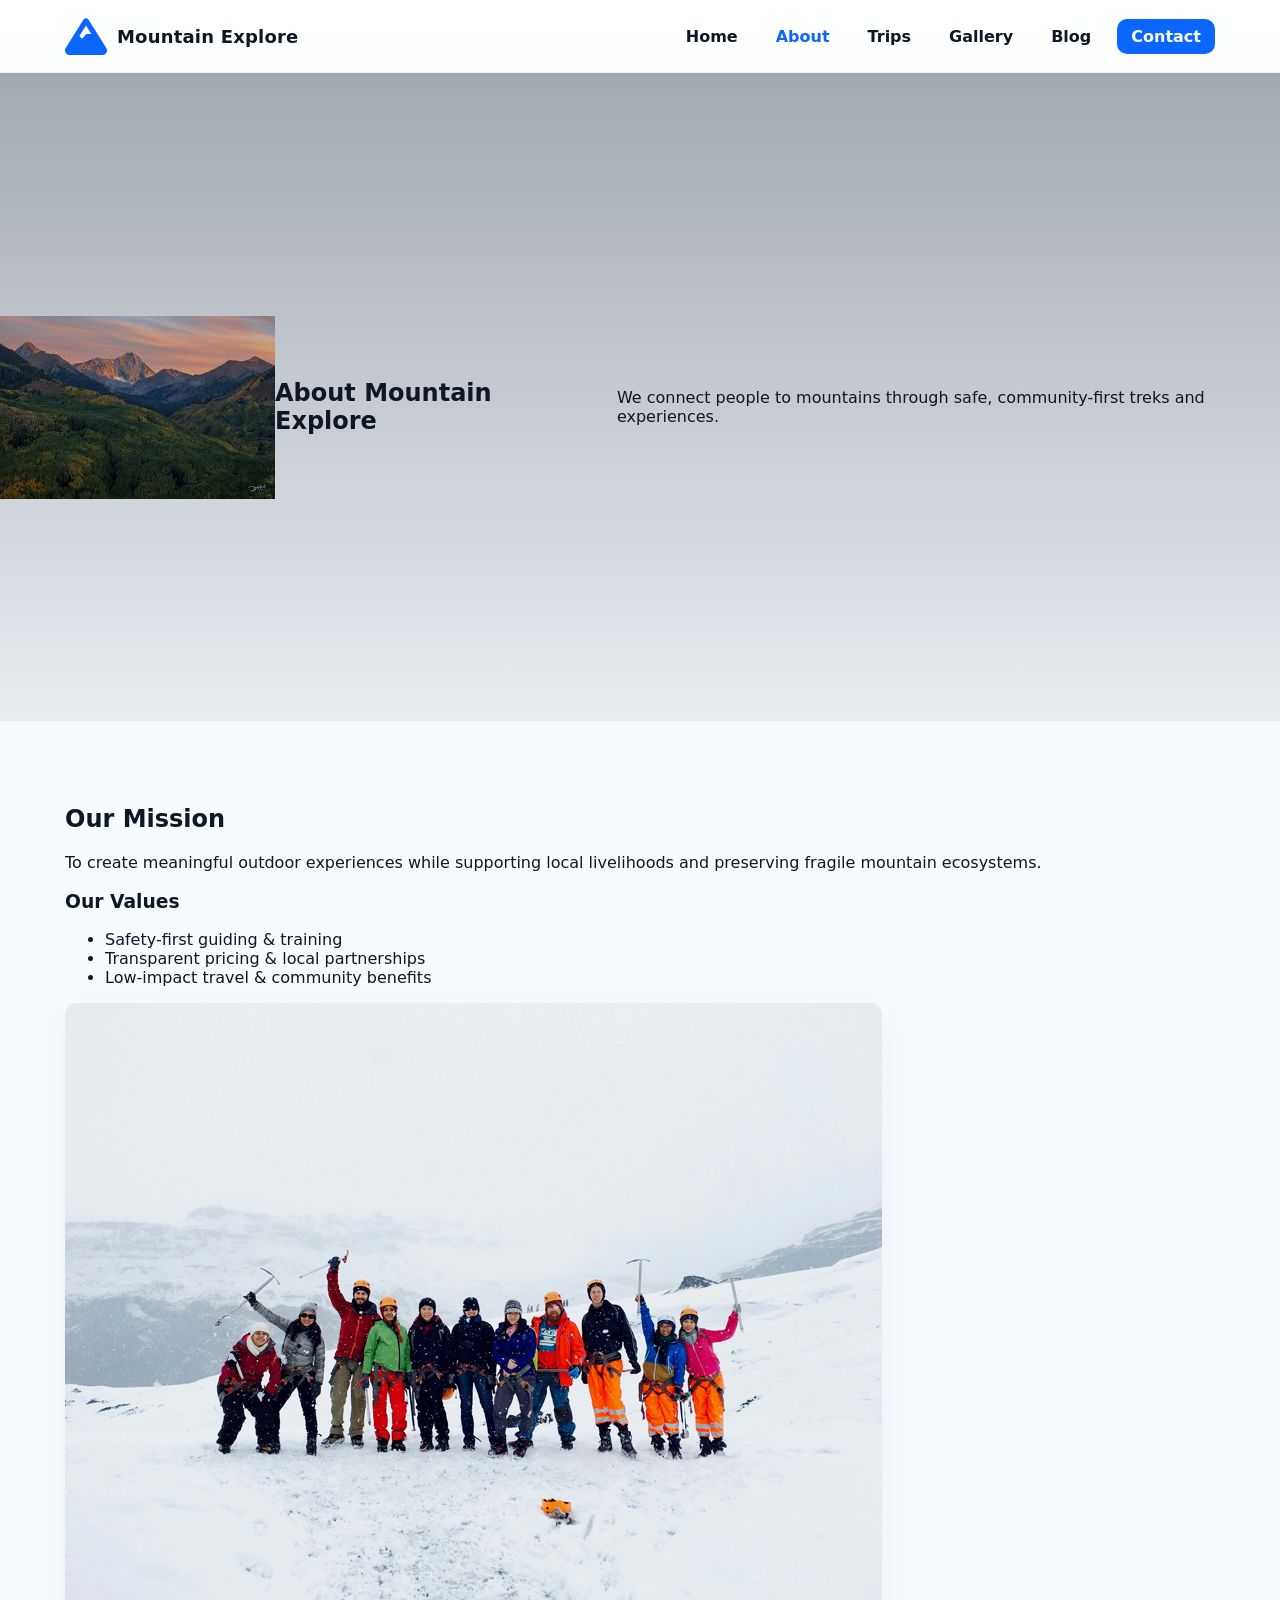
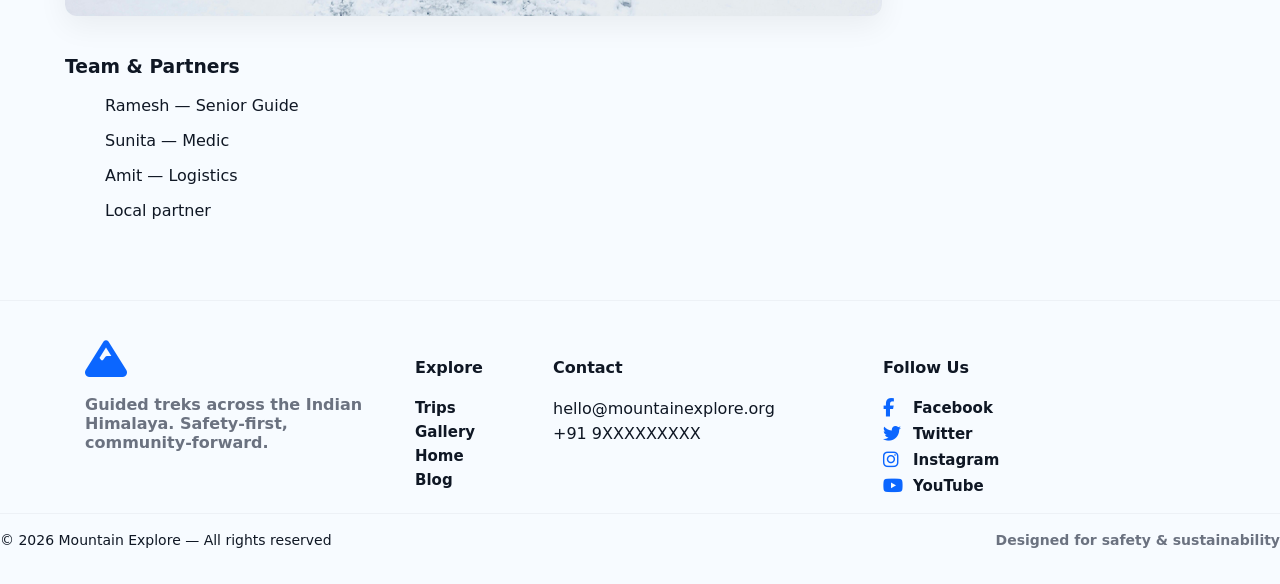
<file: about.html>
<!doctype html>
<html lang="en">
<head>
  <meta charset="utf-8" />
  <meta name="viewport" content="width=device-width,initial-scale=1" />
  <title>About — Mountain Explore</title>
  <link rel="stylesheet" href="https://cdnjs.cloudflare.com/ajax/libs/font-awesome/6.5.0/css/all.min.css">
  <link rel="stylesheet" href="style.css" />
  <script defer src="script.js"></script>
</head>
<body>
  <!-- Header (same structure as index) -->
  <header class="site-header">
    <div class="container header-row">
      <a class="brand" href="index.html" aria-label="Mountain Explore home">
        <i class="fas fa-mountain logo-footer"></i>
        <span class="brand-title">Mountain Explore</span>
      </a>
      <nav class="nav" aria-label="Primary">
        <a href="index.html" class="nav-link">Home</a>
        <a href="about.html" class="nav-link active">About</a>
        <a href="trips.html" class="nav-link">Trips</a>
        <a href="gallery.html" class="nav-link">Gallery</a>
        <a href="blog.html" class="nav-link">Blog</a>
        <a href="contact.html" class="nav-link cta">Contact</a>
      </nav>
      <button class="hamburger" aria-expanded="false" aria-label="Open menu">
        <span></span><span></span><span></span>
      </button>
    </div>
  </header>

  <div class="mobile-menu" aria-hidden="true">
    <a href="index.html">Home</a>
    <a href="about.html">About</a>
    <a href="trips.html">Trips</a>
    <a href="gallery.html">Gallery</a>
    <a href="contact.html" class="mobile-cta">Contact</a>
  </div>

  <main>
    <section class="hero small-hero">
      <img src="images/hero.png" alt="Guides and trekkers" />
      <div class="hero-gradient"></div>
      <div class="hero-content container">
        <h1>About Mountain Explore</h1>
        <p class="lead">We connect people to mountains through safe, community-first treks and experiences.</p>
      </div>
    </section>

    <section class="section container">
      <div class="two-col">
        <div>
          <h2>Our Mission</h2>
          <p>To create meaningful outdoor experiences while supporting local livelihoods and preserving fragile mountain ecosystems.</p>
          <h3>Our Values</h3>
          <ul>
            <li>Safety-first guiding & training</li>
            <li>Transparent pricing & local partnerships</li>
            <li>Low-impact travel & community benefits</li>
          </ul>
        </div>
        <div>
          <img src="images/team2.png" alt="Guide teaching map skills" class="shadow-img">
        </div>
      </div>

      <h3 style="margin-top:36px;">Team & Partners</h3>
      <div class="team-grid">
        <figure><figcaption>Ramesh — Senior Guide</figcaption></figure>
        <figure><figcaption>Sunita — Medic</figcaption></figure>
        <figure><figcaption>Amit — Logistics</figcaption></figure>
        <figure><figcaption>Local partner</figcaption></figure>
      </div>
    </section>
  </main>

  <!-- Footer -->
  <footer class="site-footer">
    <div class="container footer-grid">
      <div>
        <i class="fas fa-mountain logo-footer"></i>
        <p class="muted">Guided treks across the Indian Himalaya. Safety-first, community-forward.</p>
      </div>
      <div class="footer-links">
        <h4>Explore</h4>
        <a href="trips.html" class="social-item">Trips</a>
        <a href="gallery.html" class="social-item">Gallery</a>
        <a href="index.html" class="social-item">Home</a>
        <a href="blog.html" class="social-item">Blog</a>
      </div>
      <div class="footer-contact">
        <h4>Contact</h4>
        <p>hello@mountainexplore.org</p>
        <p>+91 9XXXXXXXXX</p>
      </div>
      <div class="footer-news">
        <h4>Follow Us</h4>
        <div class="socials">
          <a href="#" class="social-item"><i class="fab fa-facebook-f"></i> Facebook</a>
          <a href="#" class="social-item"><i class="fab fa-twitter"></i> Twitter</a>
          <a href="#" class="social-item"><i class="fab fa-instagram"></i> Instagram</a>
          <a href="#" class="social-item"><i class="fab fa-youtube"></i> YouTube</a>
        </div>
      </div>
    </div>
    <div class="footer-bottom">
      <div>© <span id="currentYear2"></span> Mountain Explore — All rights reserved</div>
      <div class="muted">Designed for safety & sustainability</div>
    </div>
  </footer>
</body>
</html>
</file>
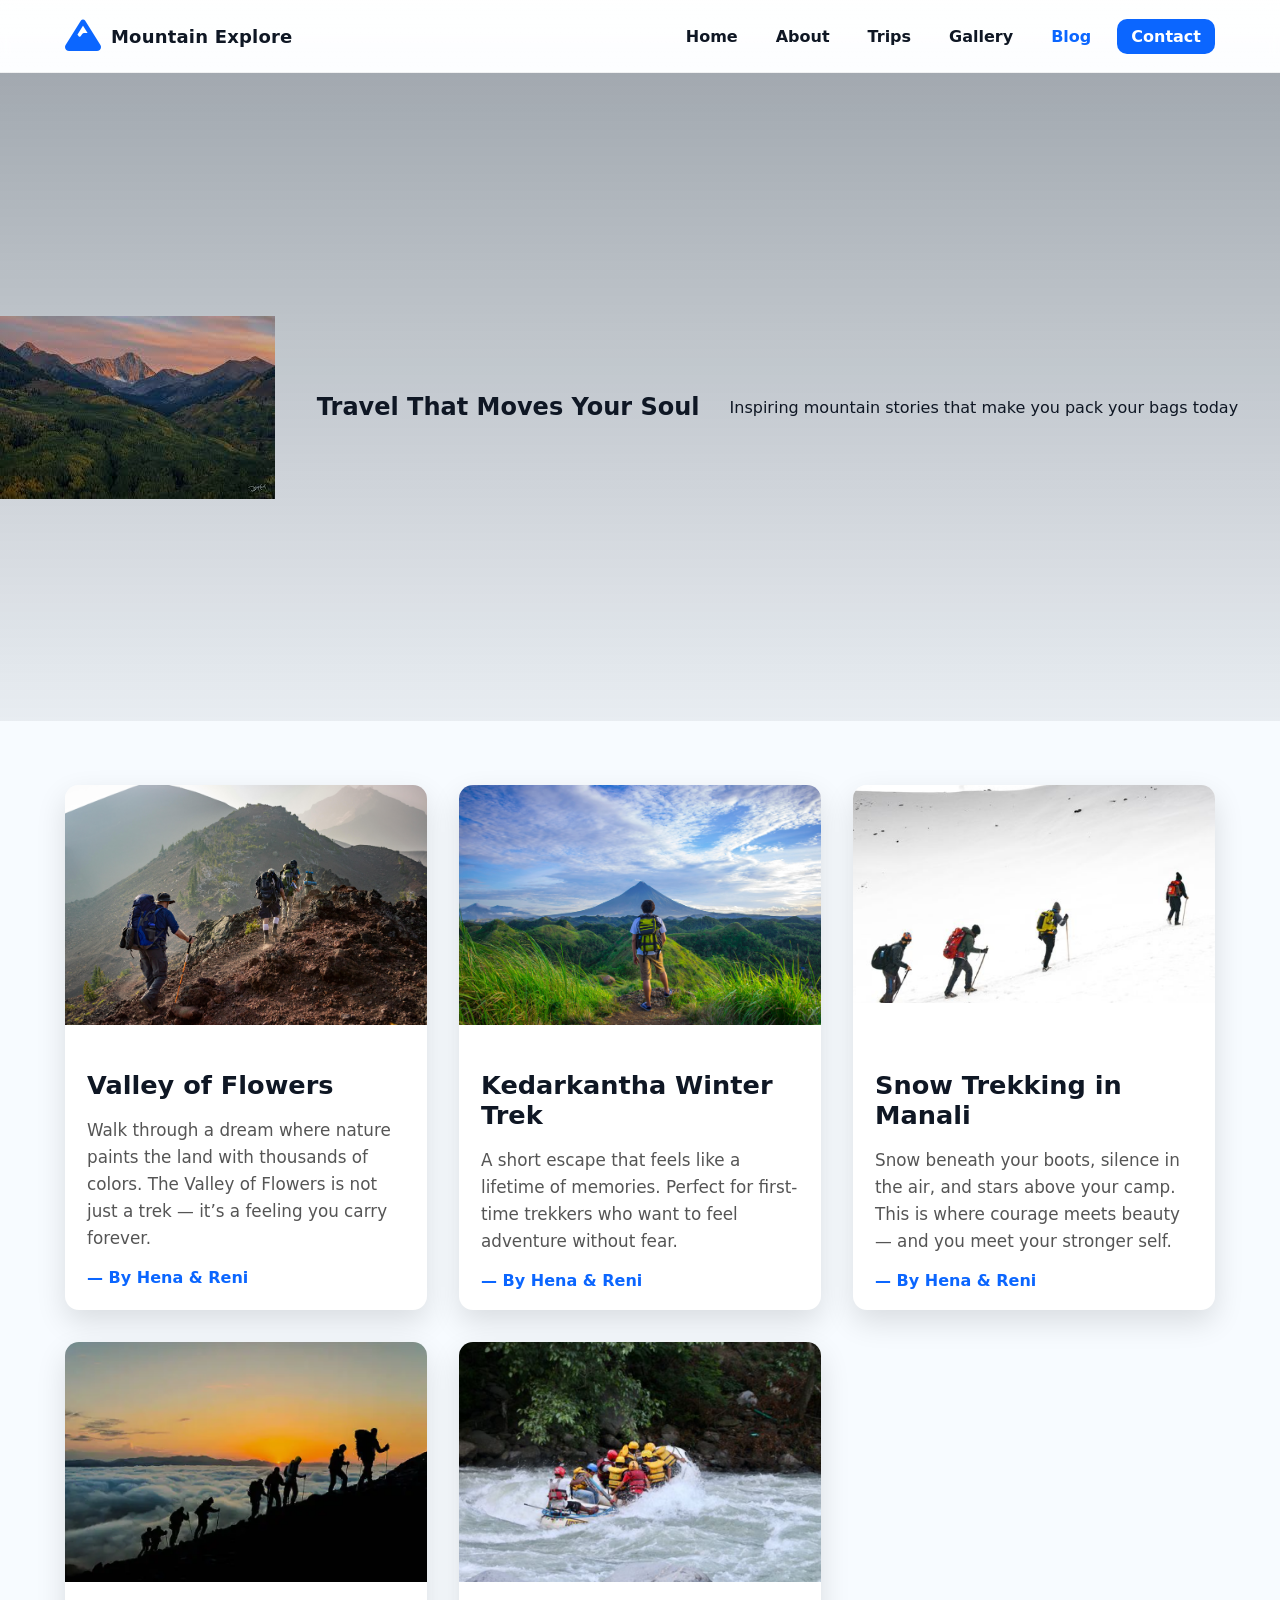
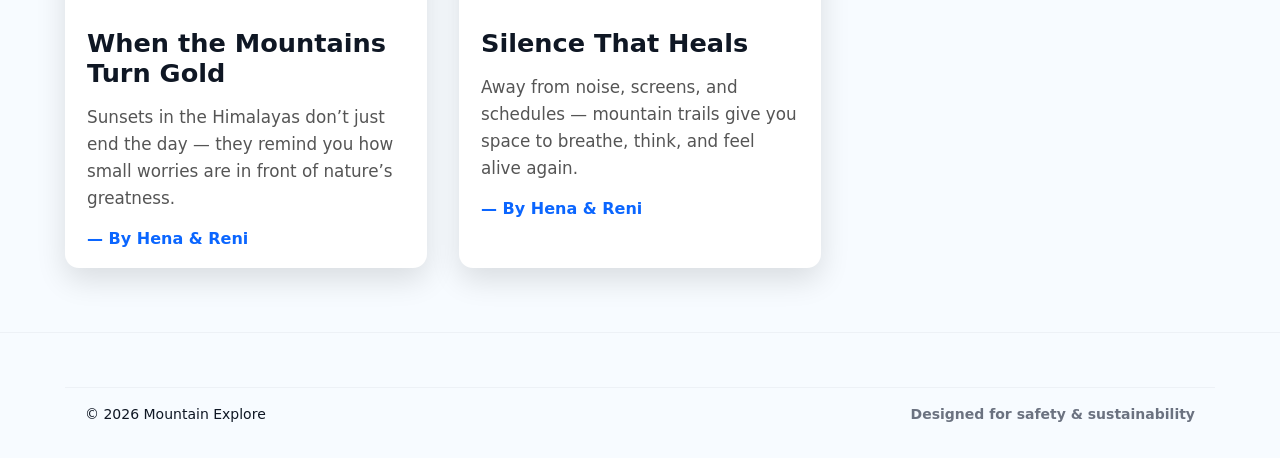
<file: blog.html>
<!doctype html>
<html lang="en">
<head>
  <meta charset="utf-8">
  <meta name="viewport" content="width=device-width, initial-scale=1">
  <title>Blog — Mountain Explore</title>

  <link rel="stylesheet" href="style.css">
  <script defer src="script.js"></script>
  <link rel="stylesheet" href="https://cdnjs.cloudflare.com/ajax/libs/font-awesome/6.5.0/css/all.min.css">
</head>

<body>

<!-- ================= HEADER ================= -->
<header class="site-header">
  <div class="container header-row">
    <a class="brand" href="index.html">
      <i class="fas fa-mountain brand-logo"></i>
      <span class="brand-title">Mountain Explore</span>
    </a>

    <nav class="nav">
      <a href="index.html" class="nav-link">Home</a>
      <a href="about.html" class="nav-link">About</a>
      <a href="trips.html" class="nav-link">Trips</a>
      <a href="gallery.html" class="nav-link">Gallery</a>
      <a href="blog.html" class="nav-link active">Blog</a>
      <a href="contact.html" class="nav-link cta">Contact</a>
    </nav>
  </div>
</header>

<!-- ================= HERO ================= -->
<section class="hero small-hero">
  <img src="images/hero.png" alt="Mountain Travel Blog">
  <div class="hero-gradient"></div>
  <div class="hero-content container">
    <h1>Travel That Moves Your Soul</h1>
    <p class="lead">Inspiring mountain stories that make you pack your bags today</p>
  </div>
</section>

<main>

<!-- ================= BLOG GRID ================= -->
<section class="section container">

  <div class="blog-grid">

    <!-- BLOG CARD 1 -->
    <article class="blog-card">
      <img src="images/trek1.png" alt="Valley of Flowers">
      <div class="blog-text">
        <h2>Valley of Flowers</h2>
        <p>
          Walk through a dream where nature paints the land with thousands of colors.
          The Valley of Flowers is not just a trek — it’s a feeling you carry forever.
        </p>
        <span class="blog-author">— By Hena & Reni</span>
      </div>
    </article>

    <!-- BLOG CARD 2 -->
    <article class="blog-card">
      <img src="images/trek2.png" alt="Kedarkantha Trek">
      <div class="blog-text">
        <h2>Kedarkantha Winter Trek</h2>
        <p>
          A short escape that feels like a lifetime of memories.
          Perfect for first-time trekkers who want to feel adventure without fear.
        </p>
        <span class="blog-author">— By Hena & Reni</span>
      </div>
    </article>

    <!-- BLOG CARD 3 -->
    <article class="blog-card">
      <img src="images/trek3.png" alt="Snow Trek Manali">
      <div class="blog-text">
        <h2>Snow Trekking in Manali</h2>
        <p>
          Snow beneath your boots, silence in the air, and stars above your camp.
          This is where courage meets beauty — and you meet your stronger self.
        </p>
        <span class="blog-author">— By Hena & Reni</span>
      </div>
    </article>

    <!-- BLOG CARD 4 -->
    <article class="blog-card">
      <img src="images/gallery5.png" alt="Mountain Sunset">
      <div class="blog-text">
        <h2>When the Mountains Turn Gold</h2>
        <p>
          Sunsets in the Himalayas don’t just end the day —
          they remind you how small worries are in front of nature’s greatness.
        </p>
        <span class="blog-author">— By Hena & Reni</span>
      </div>
    </article>

    <!-- BLOG CARD 5 -->
    <article class="blog-card">
      <img src="images/gallery2.png" alt="Peaceful Trails">
      <div class="blog-text">
        <h2>Silence That Heals</h2>
        <p>
          Away from noise, screens, and schedules —
          mountain trails give you space to breathe, think, and feel alive again.
        </p>
        <span class="blog-author">— By Hena & Reni</span>
      </div>
    </article>

  </div>

</section>

</main>

<!-- ================= FOOTER ================= -->
<footer class="site-footer">
  <div class="container footer-bottom">
    <div>© <span id="currentYear"></span> Mountain Explore</div>
    <div class="muted">Designed for safety & sustainability</div>
  </div>
</footer>

</body>
</html>
</file>
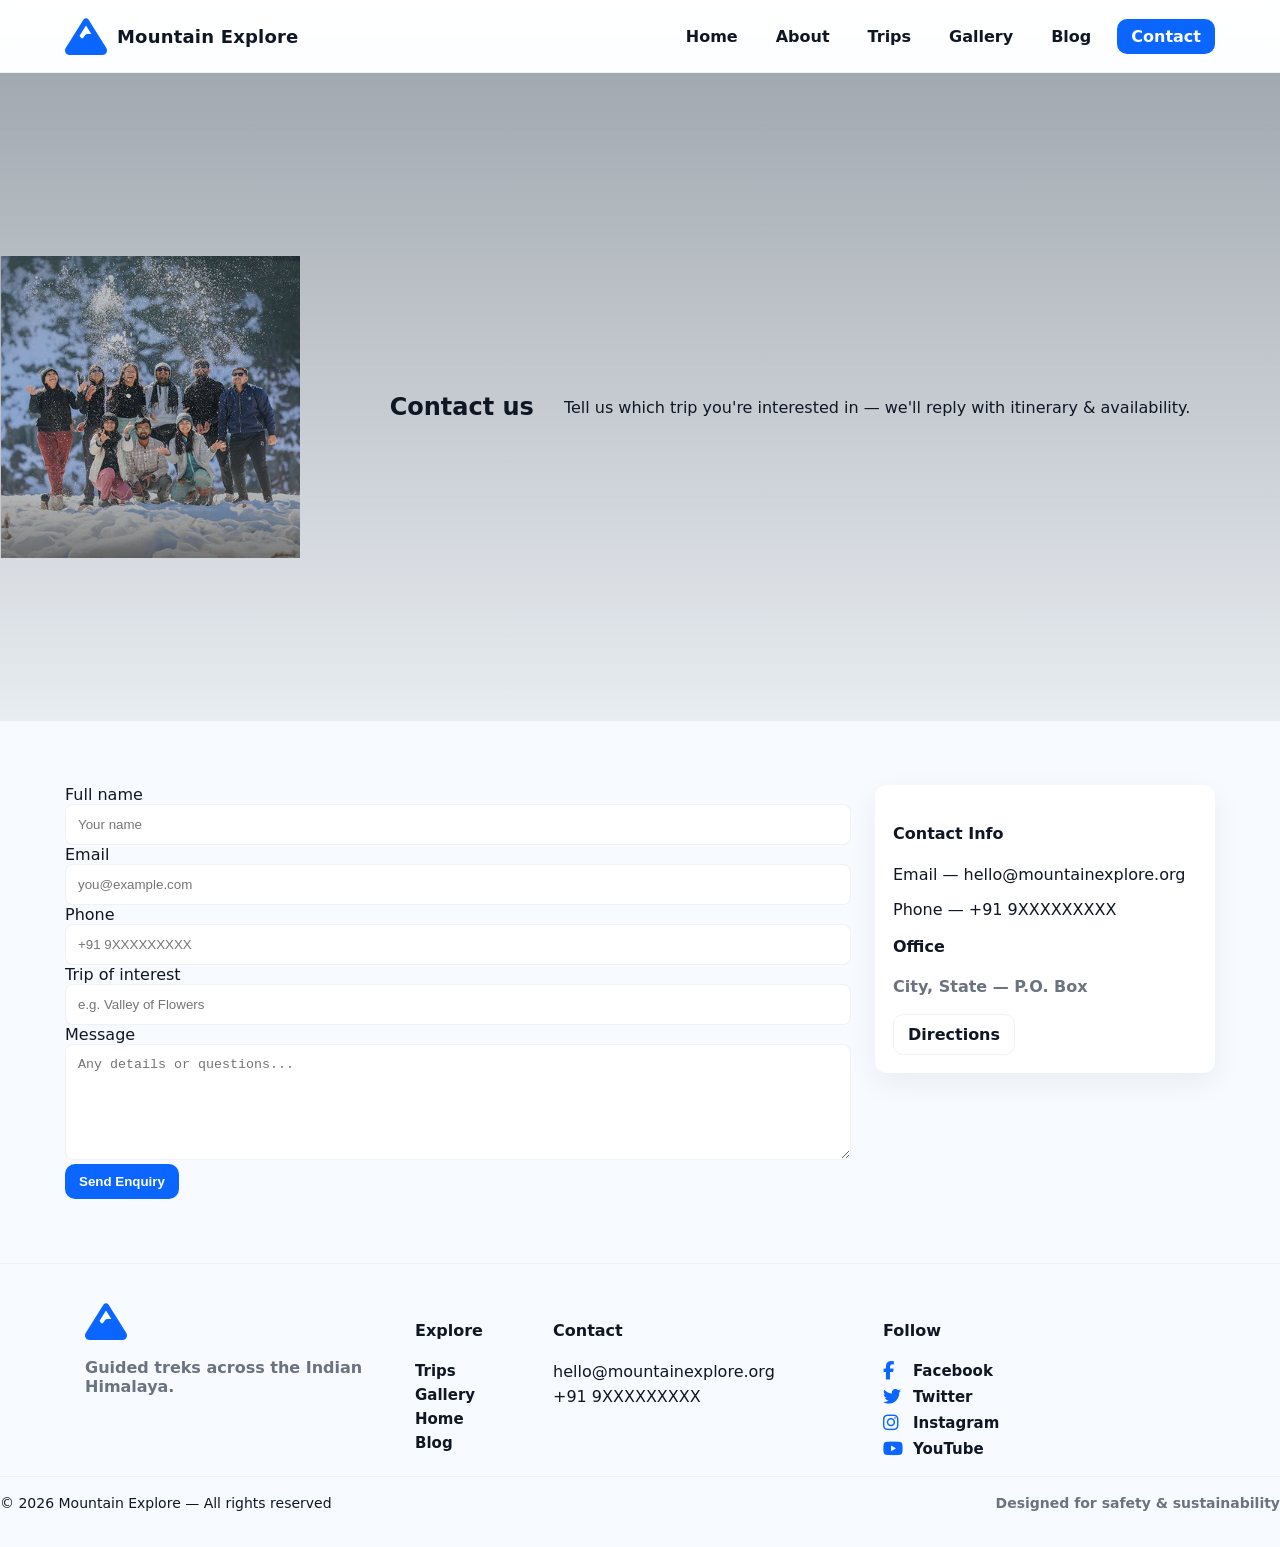
<file: contact.html>
<!doctype html>
<html lang="en">
<head>
  <meta charset="utf-8" />
  <meta name="viewport" content="width=device-width,initial-scale=1" />
  <title>Contact — Mountain Explore</title>
  <link rel="stylesheet" href="https://cdnjs.cloudflare.com/ajax/libs/font-awesome/6.5.0/css/all.min.css">
  <link rel="stylesheet" href="style.css" />
  <script defer src="script.js"></script>
</head>
<body>
  <header class="site-header">
    <div class="container header-row">
      <a class="brand" href="index.html"><i class="fas fa-mountain logo-footer"></i><span class="brand-title">Mountain Explore</span></a>
      <nav class="nav" aria-label="Primary">
        <a href="index.html" class="nav-link">Home</a>
        <a href="about.html" class="nav-link">About</a>
        <a href="trips.html" class="nav-link">Trips</a>
        <a href="gallery.html" class="nav-link">Gallery</a>
        <a href="blog.html" class="nav-link">Blog</a>
        <a href="contact.html" class="nav-link cta">Contact</a>
      </nav>
      <button class="hamburger" aria-expanded="false" aria-label="Open menu"><span></span><span></span><span></span></button>
    </div>
  </header>

  <div class="mobile-menu" aria-hidden="true">
    <a href="index.html">Home</a>
    <a href="about.html">About</a>
    <a href="trips.html">Trips</a>
    <a href="gallery.html">Gallery</a>
    <a href="contact.html" class="mobile-cta">Contact</a>
  </div>

  <main>
    <section class="hero small-hero">
      <img src="images/team1.png" alt="Contact">
      <div class="hero-gradient"></div>
      <div class="hero-content container">
        <h1>Contact us</h1>
        <p class="lead">Tell us which trip you're interested in — we'll reply with itinerary & availability.</p>
      </div>
    </section>

    <section class="section container">
      <div class="contact-grid">
        <form id="contactForm" onsubmit="submitContact(event)" class="contact-form">
          <label for="name">Full name</label>
          <input id="name" name="name" required placeholder="Your name">

          <label for="email">Email</label>
          <input id="email" name="email" type="email" required placeholder="you@example.com">

          <label for="phone">Phone</label>
          <input id="phone" name="phone" placeholder="+91 9XXXXXXXXX">

          <label for="subject">Trip of interest</label>
          <input id="subject" name="subject" placeholder="e.g. Valley of Flowers">

          <label for="message">Message</label>
          <textarea id="message" name="message" rows="6" placeholder="Any details or questions..."></textarea>

          <div style="display:flex;gap:12px;align-items:center">
            <button type="submit" class="btn btn-primary">Send Enquiry</button>
            <div id="contactNotice" class="muted" aria-live="polite"></div>
          </div>
        </form>

        <aside class="contact-card">
          <h4>Contact Info</h4>
          <p>Email — hello@mountainexplore.org</p>
          <p>Phone — +91 9XXXXXXXXX</p>
          <h4 style="margin-top:18px">Office</h4>
          <p class="muted">City, State — P.O. Box</p>
          <div style="margin-top:18px">
            <a href="#" class="btn outline">Directions</a>
          </div>
        </aside>
      </div>
    </section>
  </main>

  <footer class="site-footer">
    <div class="container footer-grid">
      <div>
        <i class="fas fa-mountain logo-footer"></i>
        <p class="muted">Guided treks across the Indian Himalaya.</p>
      </div>
      <div class="footer-links">
        <h4>Explore</h4>
        <a href="trips.html" class="social-item">Trips</a>
        <a href="gallery.html" class="social-item">Gallery</a>
        <a href="index.html" class="social-item">Home</a>
        <a href="blog.html" class="social-item">Blog</a>
      </div>
      <div class="footer-contact">
        <h4>Contact</h4>
        <p>hello@mountainexplore.org</p>
        <p>+91 9XXXXXXXXX</p>
      </div>
      <div class="footer-news">
        <h4>Follow</h4>
        <div class="socials">
          <a href="#" class="social-item"><i class="fab fa-facebook-f"></i> Facebook</a>
          <a href="#" class="social-item"><i class="fab fa-twitter"></i> Twitter</a>
          <a href="#" class="social-item"><i class="fab fa-instagram"></i> Instagram</a>
          <a href="#" class="social-item"><i class="fab fa-youtube"></i> YouTube</a>
        </div>
      </div>
    </div>
    <div class="footer-bottom">
      <div>© <span id="currentYear5"></span> Mountain Explore — All rights reserved</div>
      <div class="muted">Designed for safety & sustainability</div>
    </div>
  </footer>
</body>
</html>
</file>
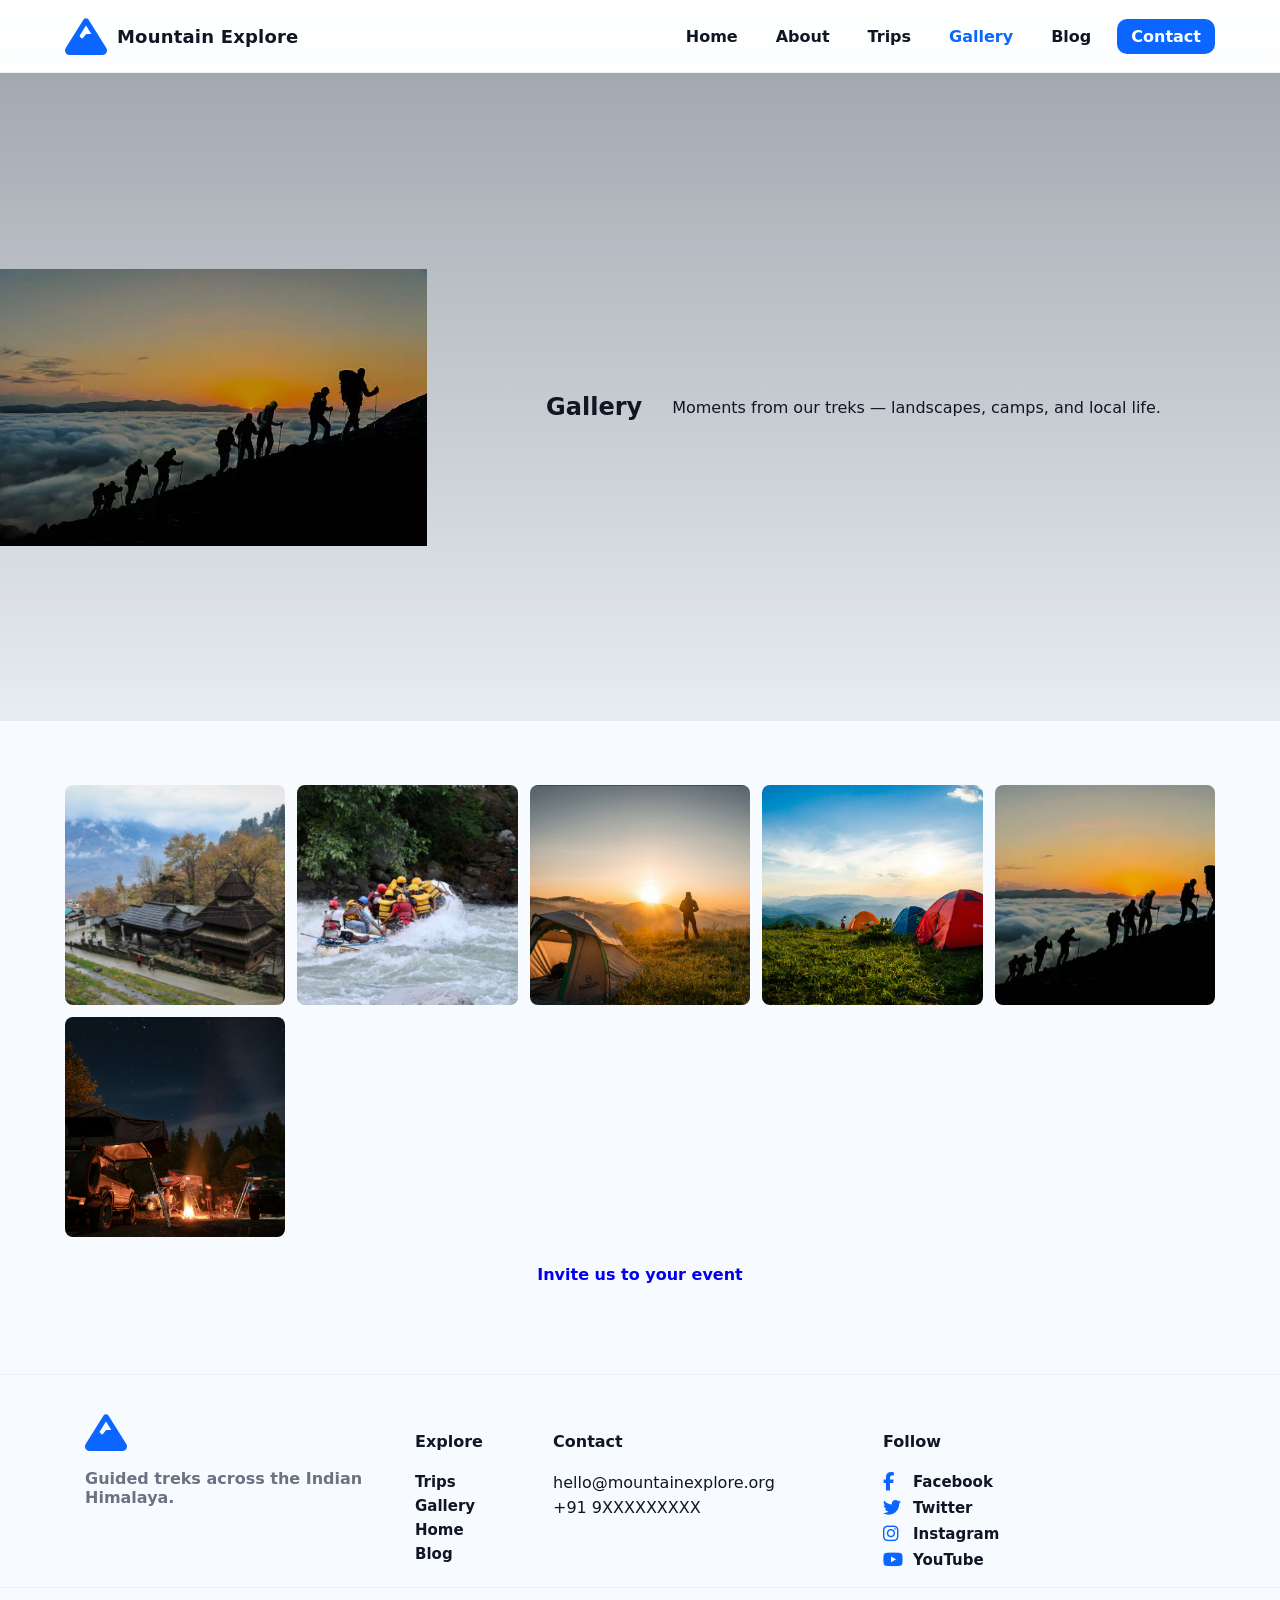
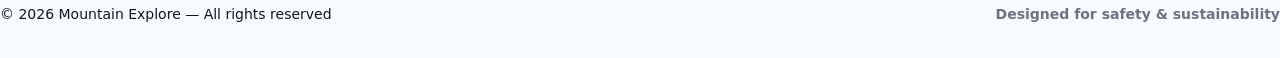
<file: gallery.html>
<!doctype html>
<html lang="en">
<head>
  <meta charset="utf-8" />
  <meta name="viewport" content="width=device-width,initial-scale=1" />
  <title>Gallery — Mountain Explore</title>
  <link rel="stylesheet" href="https://cdnjs.cloudflare.com/ajax/libs/font-awesome/6.5.0/css/all.min.css">
  <link rel="stylesheet" href="style.css" />
  <script defer src="script.js"></script>
</head>
<body>
  <!-- Header -->
  <header class="site-header">
    <div class="container header-row">
      <a class="brand" href="index.html"><i class="fas fa-mountain logo-footer"></i><span class="brand-title">Mountain Explore</span></a>
      <nav class="nav" aria-label="Primary">
        <a href="index.html" class="nav-link">Home</a>
        <a href="about.html" class="nav-link">About</a>
        <a href="trips.html" class="nav-link">Trips</a>
        <a href="gallery.html" class="nav-link active">Gallery</a>
        <a href="blog.html" class="nav-link">Blog</a>
        <a href="contact.html" class="nav-link cta">Contact</a>
      </nav>
      <button class="hamburger" aria-expanded="false" aria-label="Open menu"><span></span><span></span><span></span></button>
    </div>
  </header>

  <div class="mobile-menu" aria-hidden="true">
    <a href="index.html">Home</a>
    <a href="about.html">About</a>
    <a href="trips.html">Trips</a>
    <a href="gallery.html">Gallery</a>
    <a href="contact.html" class="mobile-cta">Contact</a>
  </div>

  <main>
    <section class="hero small-hero">
      <img src="images/gallery5.png" alt="Gallery">
      <div class="hero-gradient"></div>
      <div class="hero-content container">
        <h1>Gallery</h1>
        <p class="lead">Moments from our treks — landscapes, camps, and local life.</p>
      </div>
    </section>

    <section class="section container">
      <div class="gallery-grid gallery-full">
        <a class="lightbox" href="images/gallery1.png"><img src="images/gallery1.png" alt=""></a>
        <a class="lightbox" href="images/gallery2.png"><img src="images/gallery2.png" alt=""></a>
        <a class="lightbox" href="images/gallery3.png"><img src="images/gallery3.png" alt=""></a>
        <a class="lightbox" href="images/gallery4.png"><img src="images/gallery4.png" alt=""></a>
        <a class="lightbox" href="images/gallery5.png"><img src="images/gallery5.png" alt=""></a>
        <a class="lightbox" href="images/gallery6.png"><img src="images/gallery6.png" alt=""></a>
      </div>
      <p style="text-align:center;margin-top:18px"><a href="contact.html" class="btn">Invite us to your event</a></p>
    </section>
  </main>

  <!-- Footer -->
  <footer class="site-footer">
    <div class="container footer-grid">
      <div>
        <i class="fas fa-mountain logo-footer"></i>
        <p class="muted">Guided treks across the Indian Himalaya.</p>
      </div>
      <div class="footer-links">
        <h4>Explore</h4>
        <a href="trips.html" class="social-item">Trips</a>
        <a href="gallery.html" class="social-item">Gallery</a>
        <a href="index.html" class="social-item">Home</a>
        <a href="blog.html" class="social-item">Blog</a>
      </div>
      <div class="footer-contact">
        <h4>Contact</h4>
        <p>hello@mountainexplore.org</p>
        <p>+91 9XXXXXXXXX</p>
      </div>
      <div class="footer-news">
        <h4>Follow</h4>
        <div class="socials">
          <a href="#" class="social-item"><i class="fab fa-facebook-f"></i> Facebook</a>
          <a href="#" class="social-item"><i class="fab fa-twitter"></i> Twitter</a>
          <a href="#" class="social-item"><i class="fab fa-instagram"></i> Instagram</a>
          <a href="#" class="social-item"><i class="fab fa-youtube"></i> YouTube</a>
        </div>
      </div>
    </div>
    <div class="footer-bottom">
      <div>© <span id="currentYear4"></span> Mountain Explore — All rights reserved</div>
      <div class="muted">Designed for safety & sustainability</div>
    </div>
  </footer>
</body>
</html>
</file>
<file: style.css>
/* ---------- BASE & THEME ---------- */
:root{
  --bg: #f7fbff;
  --card: #ffffff;
  --text: #0f1724;
  --muted: #6b7280;
  --primary: #0b66ff; /* deep sky blue */
  --accent: #ff7a59;
  --glass: rgba(255,255,255,0.7);
  --shadow: 0 10px 30px rgba(13,18,25,0.06);
  --container: 1150px;
  --radius: 14px;
  --nav-height: 72px;
  font-family: "Inter", system-ui, -apple-system, "Segoe UI", Roboto, "Helvetica Neue", Arial;
}

*{box-sizing:border-box}
html,body{
  height:100%;
  margin:0;
  background:var(--bg);
  color:var(--text);
  -webkit-font-smoothing:antialiased;
}

.container{
  max-width:var(--container);
  margin:0 auto;
  padding:0 20px;
}

/* Header */
.site-header{
  position:sticky;
  top:0;
  z-index:220;
  background:linear-gradient(180deg, rgba(255,255,255,0.9), rgba(255,255,255,0.7));
  backdrop-filter:blur(6px);
  border-bottom:1px solid rgba(15,23,36,0.06);
}
.header-row{
  display:flex;
  align-items:center;
  gap:18px;
  padding:14px 0;
  height:var(--nav-height);
}
.brand{
  display:flex;
  align-items:center;
  gap:10px;
  text-decoration:none;
  color:var(--text);
}

/* ⭐ UPDATED: For Font Awesome icon logo */
.brand-logo{
  font-size:36px;
  color:var(--primary);
  width:auto;
  height:auto;
}

.brand-title{
  font-weight:700;
  font-size:18px;
  letter-spacing:0.2px;
}
.nav{
  margin-left:auto;
  display:flex;
  gap:14px;
  align-items:center;
}
.nav-link{
  padding:10px 12px;
  text-decoration:none;
  color:var(--text);
  font-weight:600;
  border-radius:8px;
}
.nav-link:hover{
  background:rgba(11,102,255,0.06);
}
.nav-link.cta{
  background:var(--primary);
  color:#fff;
  padding:8px 14px;
  border-radius:10px;
}
.nav-link.active{
  color:var(--primary);
}
.hamburger{
  display:none;
  background:transparent;
  border:0;
  cursor:pointer;
}
.hamburger span{
  display:block;
  width:22px;
  height:2px;
  background:var(--text);
  margin:5px 0;
  border-radius:2px;
}

/* Mobile menu */
.mobile-menu{
  display:none;
  position:fixed;
  inset:72px 0 0 0;
  background:linear-gradient(180deg,#fff,#f7fbff);
  z-index:210;
  padding:12px 20px;
  box-shadow:var(--shadow);
  border-top:1px solid rgba(15,23,36,0.03);
}
.mobile-menu a{
  display:block;
  padding:12px 0;
  color:var(--text);
  text-decoration:none;
  border-bottom:1px solid rgba(15,23,36,0.03);
}
.mobile-cta{
  display:inline-block;
  background:var(--primary);
  color:#fff;
  padding:8px 12px;
  border-radius:8px;
  margin-top:8px;
}

/* Hero */
.hero{
  position:relative;
  min-height:72vh;
  display:flex;
  align-items:center;
  padding-top:20px;
  margin-top:0;
  overflow:hidden;
}
.hero-media{
  position:absolute;
  inset:0;
  z-index:1;
  overflow:hidden;
}
.hero-media img{
  width:100%;
  height:100%;
  object-fit:cover;
  display:block;
  transform:scale(1.05);
}
.hero-gradient{
  position:absolute;
  inset:0;
  background:linear-gradient(180deg, rgba(4,16,28,0.35), rgba(4,16,28,0.06));
  mix-blend-mode:multiply;
}
.hero-content{
  position:relative;
  z-index:2;
  display:flex;
  gap:30px;
  align-items:center;
  padding:80px 0;
}
.hero-text{
  flex:1;
  color:#fff;
  max-width:760px;
}
.hero-text h1{
  font-size:44px;
  line-height:1.02;
  margin-bottom:14px;
  font-weight:800;
}
.hero-text p{
  margin:0 0 18px;
  color:rgba(255,255,255,0.9);
  font-size:16px;
}
.hero-actions{
  display:flex;
  gap:12px;
}
.hero-card{
  background:var(--card);
  border-radius:12px;
  padding:18px;
  width:320px;
  box-shadow:var(--shadow);
  align-self:flex-start;
}
.hero-card .mini-head{
  font-size:12px;
  color:var(--muted);
  font-weight:600;
  margin-bottom:6px;
}
.hero-card h3{
  margin:0 0 6px;
}
.hero-card .muted{
  color:var(--muted);
  font-weight:600;
}

/* Sections */
.section{
  padding:64px 0;
}
.section-alt{
  background:linear-gradient(180deg, #ffffff, #f5f9ff);
}
.section .lead{
  color:var(--muted);
  max-width:740px;
  margin:8px 0 18px;
}

/* Impact grid */
.impact-grid{
  display:grid;
  grid-template-columns:repeat(auto-fit,minmax(160px,1fr));
  gap:18px;
}
.impact-card{
  background:var(--card);
  padding:22px;
  border-radius:12px;
  text-align:center;
  box-shadow:var(--shadow);
}
.impact-number{
  font-size:28px;
  font-weight:800;
  color:var(--primary);
  margin-bottom:6px;
}

/* About */
.about-grid{
  display:grid;
  grid-template-columns:1fr 420px;
  gap:30px;
  align-items:center;
}
.about-media img{
  width:100%;
  height:auto;
  border-radius:12px;
  box-shadow:var(--shadow);
}
.feature-list{
  margin-top:12px;
  color:var(--muted);
}

/* Trips */
.section-trips .section-head{
  display:flex;
  flex-direction:column;
  gap:6px;
  margin-bottom:18px;
}
.trips-grid{
  display:grid;
  grid-template-columns:repeat(auto-fit,minmax(280px,1fr));
  gap:18px;
}
.trip{
  background:var(--card);
  border-radius:12px;
  overflow:hidden;
  box-shadow:var(--shadow);
  display:flex;
  flex-direction:column;
}
.trip img{
  height:180px;
  object-fit:cover;
  width:100%;
}
.trip-body{
  padding:16px;
  display:flex;
  flex-direction:column;
  gap:8px;
}
.meta{
  color:var(--muted);
  font-weight:600;
}
.trip-excerpt{
  color:var(--muted);
  font-size:14px;
}
.trip-actions{
  margin-top:auto;
  display:flex;
  gap:8px;
  align-items:center;
}

/* Large Trip */
.trip-large{
  display:grid;
  grid-template-columns:380px 1fr;
  gap:20px;
  background:var(--card);
  padding:0;
  border-radius:12px;
  box-shadow:var(--shadow);
  overflow:hidden;
  margin-bottom:18px;
}
.trip-large img{
  width:100%;
  height:100%;
  object-fit:cover;
}
.trip-large-body{
  padding:22px;
}

/* Testimonials */
.section-testimonials .testimonials-grid{
  display:grid;
  grid-template-columns:repeat(auto-fit,minmax(240px,1fr));
  gap:14px;
}
.testimonials-grid blockquote{
  background:var(--card);
  padding:18px;
  border-radius:10px;
  box-shadow:var(--shadow);
  font-style:italic;
}

/* Gallery */
.gallery-grid{
  display:grid;
  grid-template-columns:repeat(auto-fit,minmax(220px,1fr));
  gap:12px;
}
.gallery-grid img{
  width:100%;
  height:220px;
  object-fit:cover;
  border-radius:8px;
  display:block;
}

/* CTA */
.cta-box{
  display:flex;
  flex-direction: column;
  justify-content: center;
  align-items: center;
  gap:16px;
  text-align: center;
  background:linear-gradient(90deg, #ffffff, #f5f9ff);
  padding:28px;
  border-radius:12px;
  box-shadow:var(--shadow);
  margin:12px auto;
}
.newsletter{
  display:flex;
  gap:8px;
}
.newsletter input{
  padding:12px;
  border-radius:8px;
  border:1px solid rgba(15,23,36,0.06);
  min-width:260px;
}

/* Forms */
.contact-grid{
  display:grid;
  grid-template-columns:1fr 340px;
  gap:24px;
  align-items:start;
}
.contact-form input,
.contact-form textarea{
  width:100%;
  padding:12px;
  border-radius:8px;
  border:1px solid rgba(15,23,36,0.06);
}
.contact-card{
  background:var(--card);
  padding:18px;
  border-radius:12px;
  box-shadow:var(--shadow);
}

/* Modal */
.modal{
  position:fixed;
  inset:0;
  background:rgba(2,6,23,0.5);
  display:none;
  align-items:center;
  justify-content:center;
  z-index:999;
  padding:20px;
}
.modal[aria-hidden="false"]{
  display:flex;
}
.modal-card{
  background:var(--card);
  border-radius:12px;
  max-width:980px;
  width:100;
  box-shadow:0 30px 80px rgba(2,6,23,0.35);
  overflow:hidden;
}
.modal-body{
  display:grid;
  grid-template-columns:1fr 1fr;
  gap:0;
}
.modal-body img{
  width:100%;
  height:100%;
  object-fit:cover;
  min-height:260px;
}
.modal-content{
  padding:20px;
}
.modal-close{
  position:absolute;
  right:18px;
  top:12px;
  background:transparent;
  border:0;
  font-size:28px;
  color:var(--text);
  cursor:pointer;
}

.site-footer{
  padding:36px 0;
  background:transparent;
  border-top:1px solid rgba(15,23,36,0.04);
}
.footer-grid{
  display:grid;
  grid-template-columns:1fr 120px 1fr 1fr;
  gap:18px;
  align-items:start;
}

/* ⭐ Footer Logo */
.logo-footer{
  font-size:42px;
  color:var(--primary);
}

/* Footer links + contact */
.footer-links a,
.footer-contact p{
  display:block;
  color:var(--text);
  text-decoration:none;
  margin:6px 0;
}

/* ⭐ NEW styles for updated social icons */
.socials{
  display:flex;
  flex-direction:column;
  gap:8px;
}

.social-item{
  display:flex;
  align-items:center;
  gap:8px;
  font-weight:600;
  color:var(--text);
  text-decoration:none;
  font-size:15px;
}

.social-item i{
  font-size:18px;
  width:22px;
  color:var(--primary);
}

.social-item:hover{
  color:var(--primary);
}

/* Footer bottom */
.footer-bottom{
  display:flex;
  justify-content:space-between;
  align-items:center;
  padding-top:18px;
  border-top:1px solid rgba(15,23,36,0.04);
  margin-top:18px;
  font-size:14px;
}

/* Utilities */
.btn{
  display:inline-flex;
  align-items:center;
  gap:8px;
  padding:10px 14px;
  border-radius:10px;
  text-decoration:none;
  border:0;
  cursor:pointer;
  font-weight:700;
}
.btn-primary{
  background:var(--primary);
  color:#fff;
}
.btn-outline,
.btn.outline{
  background:transparent;
  border:1px solid rgba(15,23,36,0.06);
  color:var(--text);
}
.btn-light{
  background:#fff;
  color:var(--text);
  box-shadow:var(--shadow);
}
.btn.small{
  padding:8px 10px;
  font-size:14px;
}
.muted{
  color:var(--muted);
  font-weight:600;
}
.shadow-img{
  border-radius:12px;
  box-shadow:var(--shadow);
}

/* Responsive */
@media (max-width:980px){
  .about-grid{
    grid-template-columns:1fr;
  }
  .contact-grid{
    grid-template-columns:1fr;
  }
  .trip-large{
    grid-template-columns:1fr;
  }
  .hero-content{
    flex-direction:column;
    align-items:flex-start;
    padding:40px 0;
  }
  .hero-card{
    width:100%;
  }
  .nav{
    display:none;
  }
  .hamburger{
    display:block;
    margin-left:auto;
  }
}
@media (max-width:520px){
  .hero-text h1{
    font-size:26px;
  }
  .impact-grid{
    grid-template-columns:repeat(2,1fr);
  }
  .footer-grid{
    grid-template-columns:1fr 1fr;
  }
}

/* ===== BLOG PAGE STYLE ===== */

.blog-grid {
  display: grid;
  grid-template-columns: repeat(auto-fit, minmax(320px, 1fr));
  gap: 32px;
}

.blog-card {
  background: #fff;
  border-radius: 14px;
  overflow: hidden;
  box-shadow: 0 12px 30px rgba(0,0,0,0.12);
  transition: transform 0.3s ease, box-shadow 0.3s ease;
}

.blog-card:hover {
  transform: translateY(-6px);
  box-shadow: 0 20px 40px rgba(0,0,0,0.18);
}

.blog-card img {
  width: 100%;
  height: 240px;
  object-fit: cover;
}

.blog-text {
  padding: 20px 22px;
}

.blog-text h2 {
  font-size: 1.6rem;
  margin-bottom: 10px;
}

.blog-text p {
  font-size: 1.05rem;
  color: #555;
  line-height: 1.6;
}

.blog-author {
  display: block;
  margin-top: 14px;
  font-weight: 600;
  color: #0b66ff;
}
</file>
